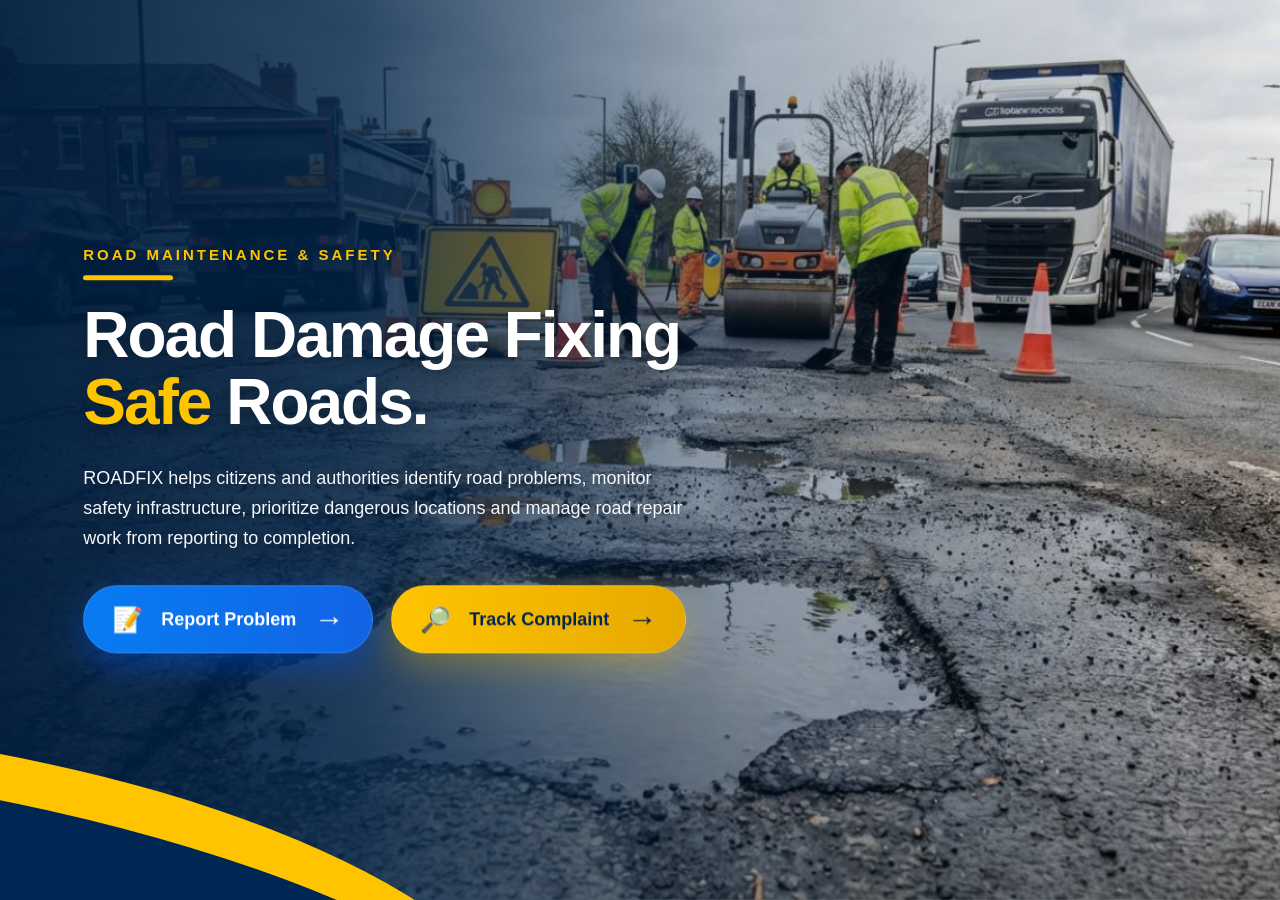
<file: frontend/index.html>
<!DOCTYPE html>
<html lang="en">

<head>

    <meta charset="UTF-8">

    <meta name="viewport"
        content="width=device-width, initial-scale=1.0">

    <title>ROADFIX</title>


    <style>

        /* =========================
           RESET
        ========================= */

        * {
            margin: 0;
            padding: 0;
            box-sizing: border-box;
        }


        html,
        body {

            width: 100%;
            height: 100%;

            font-family:
                Arial,
                Helvetica,
                sans-serif;
        }


        body {

            overflow: hidden;

            background: #001d3d;
        }


     
/* =========================
   MAIN PAGE WITH RS.jpeg BACKGROUND
========================= */

.roadfix-page {
    width: 100%;
    height: 100vh;
    position: relative;
    overflow: hidden;
    color: white;

    background-image:
        linear-gradient(
            90deg,
            rgba(0, 29, 61, 0.95) 0%,
            rgba(0, 35, 72, 0.82) 28%,
            rgba(0, 35, 72, 0.35) 58%,
            rgba(0, 0, 0, 0.05) 100%
        ),
        url("RS.jpeg");

    background-size: cover;
    background-position: center;
    background-repeat: no-repeat;
}



        /* =========================
           EXTRA DARK OVERLAY
        ========================= */

        .overlay {

            position: absolute;

            inset: 0;

            background:

                    180deg,
                    rgba(0, 20, 45, 0.15),
                    rgba(0, 20, 45, 0.05) 60%,
                    rgba(0, 15, 35, 0.45)
                );

            pointer-events: none;
        }


        /* =========================
           MAIN CONTENT
        ========================= */

        .content {

            position: absolute;

            left: 6.5%;

            top: 50%;

            transform:
                translateY(-50%);

            width: 650px;

            max-width: 48%;

            z-index: 5;
        }


        /* =========================
           SMALL TITLE
        ========================= */

        .small-title {

            display: inline-block;

            font-size: 15px;

            font-weight: 700;

            letter-spacing: 3px;

            color: #ffc400;

            margin-bottom: 22px;

            text-transform: uppercase;
        }


        .small-title::after {

            content: "";

            display: block;

            width: 90px;

            height: 5px;

            background: #ffc400;

            margin-top: 12px;

            border-radius: 10px;
        }


        /* =========================
           MAIN HEADING
        ========================= */

        h1 {

            font-size: 64px;

            line-height: 1.05;

            font-weight: 800;

            letter-spacing: -2px;

            margin-bottom: 28px;

            text-shadow:

                0 4px 20px
                rgba(0, 0, 0, 0.35);
        }


        .yellow {

            color: #ffc400;
        }


        /* =========================
           DESCRIPTION
        ========================= */

        .description {

            font-size: 18px;

            line-height: 1.65;

            color: #f4f7fb;

            max-width: 600px;

            margin-bottom: 32px;

            text-shadow:

                0 2px 10px
                rgba(0, 0, 0, 0.35);
        }


        /* =========================
           BUTTON CONTAINER
        ========================= */

        .button-container {

            display: flex;

            align-items: center;

            gap: 18px;

            flex-wrap: wrap;
        }


        /* =========================
           COMMON BUTTON
        ========================= */

        .report-button,
        .track-button {

            border: none;

            outline: none;

            padding: 18px 28px;

            min-width: 270px;

            border-radius: 45px;

            color: white;

            font-size: 18px;

            font-weight: 700;

            cursor: pointer;

            display: inline-flex;

            align-items: center;

            justify-content: space-between;

            gap: 18px;

            transition:
                transform 0.3s ease,
                box-shadow 0.3s ease;
        }


        /* =========================
           REPORT BUTTON
        ========================= */

        .report-button {

            background:

                linear-gradient(
                    90deg,
                    #087cf2,
                    #1264e5
                );

            box-shadow:

                0 12px 35px
                rgba(0, 91, 255, 0.40);
        }


        .report-button:hover {

            transform:
                translateY(-4px);

            box-shadow:

                0 18px 40px
                rgba(0, 91, 255, 0.55);
        }


        /* =========================
           TRACK BUTTON
        ========================= */

        .track-button {

            background:

                linear-gradient(
                    90deg,
                    #ffc400,
                    #e6a900
                );

            color: #002653;

            box-shadow:

                0 12px 35px
                rgba(255, 196, 0, 0.30);
        }


        .track-button:hover {

            transform:
                translateY(-4px);

            box-shadow:

                0 18px 40px
                rgba(255, 196, 0, 0.45);
        }


        /* =========================
           BUTTON CONTENT
        ========================= */

        .report-icon,
        .track-icon {

            font-size: 25px;
        }


        .button-text {

            flex: 1;

            text-align: left;
        }


        .arrow {

            font-size: 30px;

            line-height: 1;
        }


        /* =========================
           BOTTOM CURVES
        ========================= */

        .curve-yellow {

            position: absolute;

            left: -100px;

            bottom: -115px;

            width: 650px;

            height: 230px;

            background: #ffc400;

            border-radius:
                0 100% 0 0;

            transform:
                rotate(8deg);

            z-index: 2;
        }


        .curve-blue {

            position: absolute;

            left: -120px;

            bottom: -145px;

            width: 700px;

            height: 240px;

            background: #087cf2;

            border-radius:
                0 100% 0 0;

            transform:
                rotate(8deg);

            z-index: 1;
        }


        .curve-dark {

            position: absolute;

            left: -150px;

            bottom: -180px;

            width: 760px;

            height: 250px;

            background: #002653;

            border-radius:
                0 100% 0 0;

            transform:
                rotate(8deg);

            z-index: 3;
        }


        /* =========================
           TABLET
        ========================= */

        @media (max-width: 1100px) {

            .content {

                left: 5%;

                width: 600px;

                max-width: 85%;
            }


            h1 {

                font-size: 50px;
            }


            .button-container {

                gap: 12px;
            }


            .report-button,
            .track-button {

                min-width: 240px;
            }
        }


        /* =========================
           MOBILE
        ========================= */

        @media (max-width: 600px) {

            body {

                overflow: auto;
            }


            .roadfix-page {

                min-height: 100vh;

                height: auto;

                background-position:
                    65% center;
            }


            .content {

                position: relative;

                left: auto;

                top: auto;

                transform: none;

                width: auto;

                max-width: none;

                padding:
                    120px 25px
                    180px 25px;
            }


            .small-title {

                font-size: 12px;

                letter-spacing: 2px;
            }


            h1 {

                font-size: 42px;

                line-height: 1.08;

                letter-spacing: -1px;
            }


            .description {

                font-size: 15px;

                line-height: 1.6;
            }


            .button-container {

                flex-direction: column;

                align-items: stretch;

                width: 100%;
            }


            .report-button,
            .track-button {

                width: 100%;

                min-width: 0;

                font-size: 16px;

                padding: 16px 22px;
            }


            .curve-yellow {

                width: 400px;

                height: 150px;

                left: -120px;

                bottom: -90px;
            }


            .curve-blue {

                width: 450px;

                height: 160px;

                left: -130px;

                bottom: -110px;
            }


            .curve-dark {

                width: 500px;

                height: 170px;

                left: -150px;

                bottom: -130px;
            }
        }

    </style>

    <link rel="stylesheet" href="css/roadfix-modern.css">

</head>


<body>


    <div class="roadfix-page">


        <!-- DARK OVERLAY -->

        <div class="overlay"></div>


        <!-- MAIN CONTENT -->

        <div class="content">


            <div class="small-title">

                ROAD MAINTENANCE &amp; SAFETY

            </div>


            <h1>

                Road Damage Fixing<br>

                <span class="yellow">
                    Safe
                </span>

                Roads.

            </h1>


            <p class="description">

                ROADFIX helps citizens and authorities identify
                road problems, monitor safety infrastructure,
                prioritize dangerous locations and manage
                road repair work from reporting to completion.

            </p>


            <!-- BUTTONS -->

            <div class="button-container">


                <!-- REPORT PROBLEM -->

                <button
                    class="report-button"
                    onclick="window.location.href='declaration.html'">

                    <span class="report-icon">
                        📝
                    </span>


                    <span class="button-text">
                        Report Problem
                    </span>


                    <span class="arrow">
                        → 
                    </span>

                </button>


                <!-- TRACK COMPLAINT -->

                <button
                    class="track-button"
                    onclick="window.location.href='track.html'">

                    <span class="track-icon">
                        🔎
                    </span>


                    <span class="button-text">
                        Track Complaint
                    </span>


                    <span class="arrow">
                        → 
                    </span>

                </button>


            </div>


        </div>


        <!-- BOTTOM DECORATION -->

        <div class="curve-blue"></div>

        <div class="curve-yellow"></div>

        <div class="curve-dark"></div>


    </div>


</body>

</html>
</file>
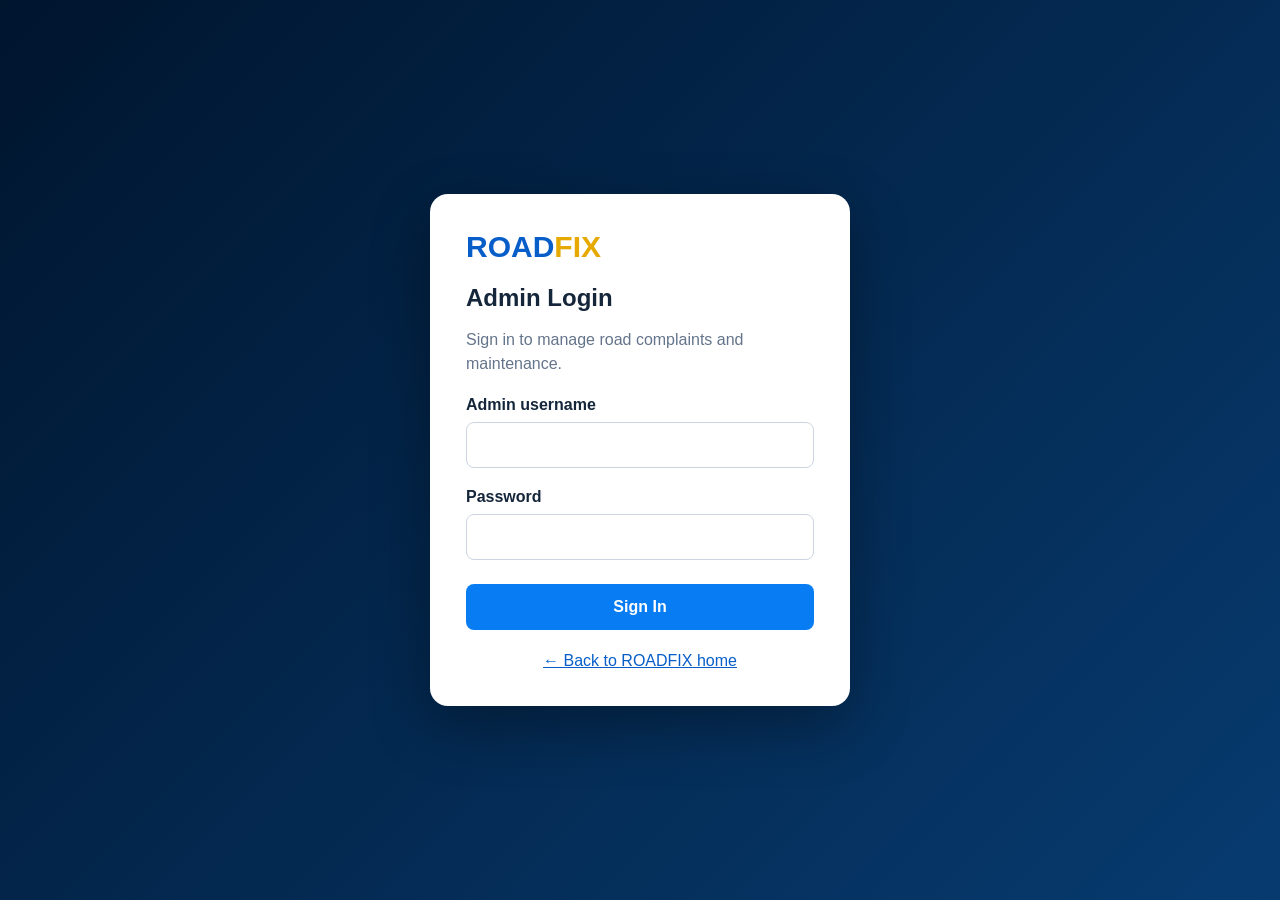
<file: frontend/admin-login.html>
<!DOCTYPE html>
<html lang="en">
<head>
  <meta charset="UTF-8">
  <meta name="viewport" content="width=device-width, initial-scale=1.0">
  <title>ROADFIX | Admin Login</title>
  <style>
    * { box-sizing: border-box; }
    body {
      margin: 0; min-height: 100vh; display: grid;
      place-items: center; padding: 20px;
      font-family: Arial, sans-serif; color: #fff;
      background: linear-gradient(135deg, #00152e, #073b70);
    }
    .login-card {
      width: 100%; max-width: 420px; padding: 36px;
      border-radius: 18px; background: #fff; color: #15263b;
      box-shadow: 0 20px 60px #0005;
    }
    .brand { color: #075ec9; font-size: 30px; font-weight: 800; }
    .accent { color: #e5a900; }
    h2 { margin-bottom: 8px; }
    .hint { color: #64748b; line-height: 1.5; }
    label { display: block; margin: 20px 0 8px; font-weight: 700; }
    input {
      width: 100%; padding: 13px; border: 1px solid #cbd5e1;
      border-radius: 8px; font-size: 16px;
    }
    button {
      width: 100%; margin-top: 24px; padding: 14px;
      border: 0; border-radius: 8px; background: #087cf2;
      color: white; font-size: 16px; font-weight: 700; cursor: pointer;
    }
    button:disabled { opacity: .65; cursor: wait; }
    #message { margin-top: 16px; line-height: 1.5; overflow-wrap: anywhere; }
    .back { display: block; margin-top: 22px; text-align: center; color: #075ec9; }
  </style>
</head>
<body>
  <main class="login-card">
    <div class="brand">ROAD<span class="accent">FIX</span></div>
    <h2>Admin Login</h2>
    <p class="hint">Sign in to manage road complaints and maintenance.</p>

    <form id="loginForm">
      <label for="username">Admin username</label>
      <input id="username" name="username" autocomplete="username" required>

      <label for="password">Password</label>
      <input id="password" name="password" type="password"
             autocomplete="current-password" required>

      <button id="loginButton" type="submit">Sign In</button>
      <p id="message" role="status"></p>
    </form>

    <a class="back" href="index.html">← Back to ROADFIX home</a>
  </main>

  <script>
    const API = "http://127.0.0.1:8000";
    const form = document.getElementById("loginForm");
    const message = document.getElementById("message");
    const button = document.getElementById("loginButton");

    form.addEventListener("submit", async (event) => {
      event.preventDefault();
      message.textContent = "";
      button.disabled = true;

      try {
        const body = new URLSearchParams();
        body.set("username", document.getElementById("username").value.trim());
        body.set("password", document.getElementById("password").value);

        const response = await fetch(`${API}/api/auth/login`, {
          method: "POST",
          headers: {
            "Content-Type": "application/x-www-form-urlencoded"
          },
          body: body.toString()
        });

        const data = await response.json();
        if (!response.ok) {
          throw new Error(data.detail || "Login failed.");
        }

        sessionStorage.setItem("roadfix_admin_token", data.access_token);
        window.location.href = "admin_dashboard.html";
      } catch (error) {
        message.textContent =
          error.message === "Failed to fetch"
            ? "Cannot connect to the backend. Make sure FastAPI is running."
            : error.message;
        message.style.color = "#b91c1c";
      } finally {
        button.disabled = false;
      }
    });
  </script>
</body>
</html>
</file>
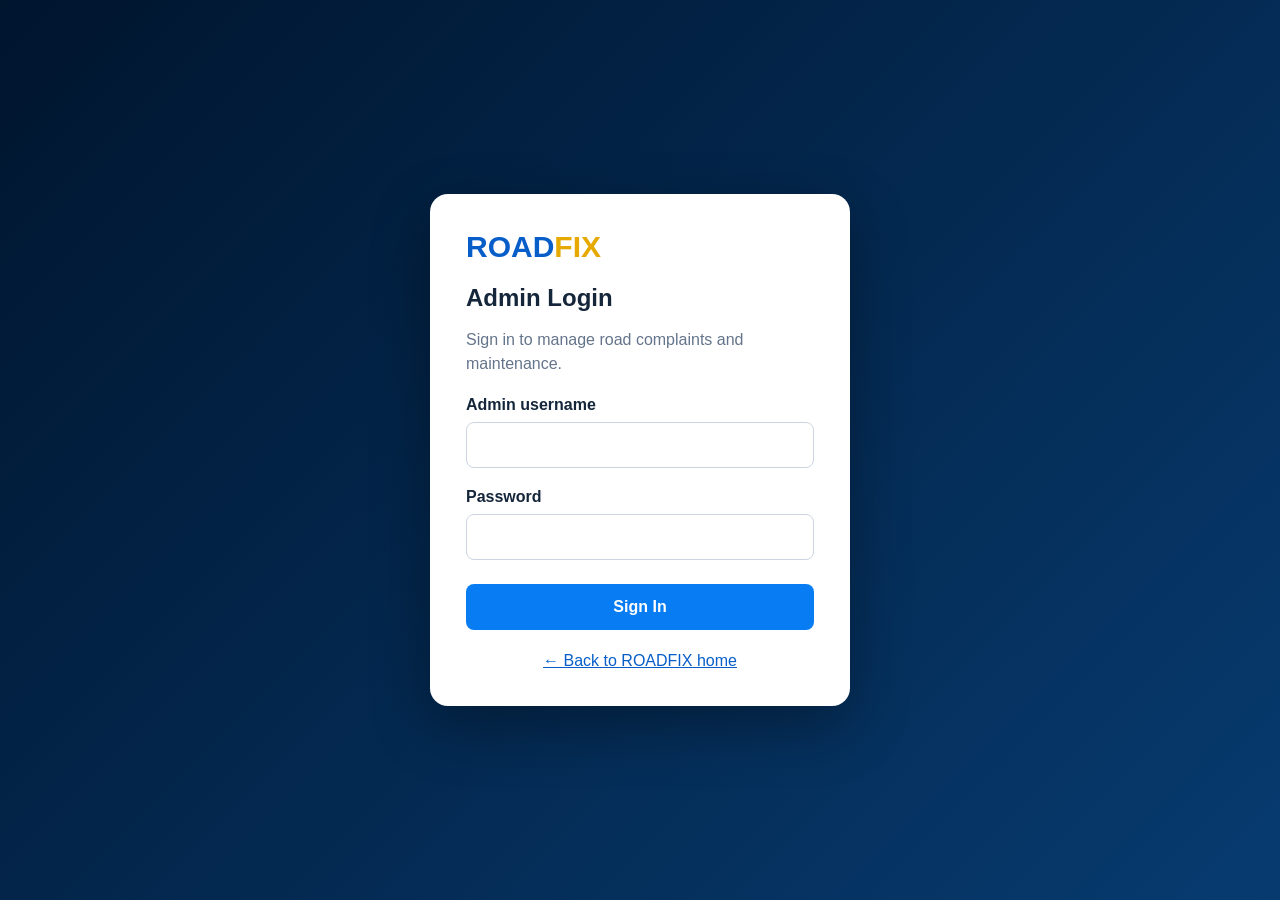
<file: frontend/admin_dashboard.html>
<!DOCTYPE html>
<html lang="en">
<head>
  <meta charset="UTF-8">
  <meta name="viewport" content="width=device-width, initial-scale=1.0">
  <title>ROADFIX | Admin Dashboard</title>
  <style>
    * { box-sizing: border-box; }
    body {
      margin: 0; font-family: Arial, sans-serif;
      background: #f1f5f9; color: #172b45;
    }
    header {
      background: #001d3d; color: white; padding: 20px 5%;
      display: flex; justify-content: space-between;
      align-items: center; gap: 16px; flex-wrap: wrap;
    }
    header h1 { margin: 0; font-size: 25px; }
    header span { color: #ffc400; }
    button, select { font: inherit; }
    .logout {
      padding: 10px 15px; border: 0; border-radius: 7px;
      cursor: pointer; font-weight: 700;
    }
    main { max-width: 1400px; margin: auto; padding: 28px 20px; }
    .intro { display: flex; justify-content: space-between; gap: 12px; flex-wrap: wrap; }
    .intro h2 { margin: 0 0 8px; }
    .muted { color: #64748b; }
    .summary {
      margin: 22px 0; display: grid;
      grid-template-columns: repeat(auto-fit, minmax(150px, 1fr)); gap: 14px;
    }
    .card {
      background: white; padding: 20px; border-radius: 12px;
      box-shadow: 0 3px 12px #0f172a0c;
    }
    .number { font-size: 28px; font-weight: 800; margin-top: 8px; }
    .table-wrap {
      overflow-x: auto; background: white; border-radius: 12px;
      box-shadow: 0 3px 12px #0f172a0c;
    }
    table { width: 100%; border-collapse: collapse; min-width: 1050px; }
    th, td {
      text-align: left; padding: 14px 12px;
      border-bottom: 1px solid #e2e8f0; vertical-align: top;
    }
    th { background: #eaf0f7; font-size: 13px; }
    td { font-size: 14px; }
    .priority { font-weight: 800; }
    .high, .critical { color: #b91c1c; }
    .medium { color: #b45309; }
    .low { color: #15803d; }
    select { padding: 8px; border: 1px solid #cbd5e1; border-radius: 6px; }
    .update {
      display: block; margin-top: 8px; padding: 8px 10px;
      background: #087cf2; color: white; border: 0;
      border-radius: 6px; cursor: pointer;
    }
    .update:disabled { opacity: .6; }
    #notice { margin: 18px 0; line-height: 1.5; }
    .refresh {
      padding: 10px 14px; background: #087cf2; color: white;
      border: 0; border-radius: 7px; cursor: pointer;
    }
    @media (max-width: 600px) {
      main { padding: 20px 12px; }
      header { padding: 18px; }
    }
  </style>
</head>
<body>
  <header>
    <h1>ROAD<span>FIX</span> | Admin</h1>
    <button class="logout" id="logoutButton">Log Out</button>
  </header>

  <main>
    <section class="intro">
      <div>
        <h2>Complaint Management</h2>
        <p class="muted">Review citizen reports and maintenance priorities.</p>
      </div>
      <button class="refresh" id="refreshButton">Refresh Complaints</button>
    </section>

    <p id="notice" role="status">Loading complaints...</p>

    <section class="summary">
      <div class="card">
        <div class="muted">Total complaints</div>
        <div class="number" id="totalCount">—</div>
      </div>
      <div class="card">
        <div class="muted">Submitted</div>
        <div class="number" id="submittedCount">—</div>
      </div>
      <div class="card">
        <div class="muted">In progress</div>
        <div class="number" id="progressCount">—</div>
      </div>
      <div class="card">
        <div class="muted">Completed</div>
        <div class="number" id="completedCount">—</div>
      </div>
    </section>

    <div class="table-wrap">
      <table>
        <thead>
          <tr>
            <th>Tracking ID / Date</th>
            <th>Citizen</th>
            <th>Problem / Description</th>
            <th>Location</th>
            <th>Priority</th>
            <th>Status</th>
            <th>Admin action</th>
          </tr>
        </thead>
        <tbody id="complaintRows">
          <tr><td colspan="7">Loading...</td></tr>
        </tbody>
      </table>
    </div>
  </main>

  <script>
    const API = "http://127.0.0.1:8000";
    const tokenKey = "roadfix_admin_token";
    const token = sessionStorage.getItem(tokenKey);
    const notice = document.getElementById("notice");
    const rows = document.getElementById("complaintRows");

    if (!token) {
      window.location.replace("admin-login.html");
    }

    function escapeHtml(value) {
      return String(value ?? "").replace(/[&<>"']/g, char => ({
        "&": "&amp;", "<": "&lt;", ">": "&gt;",
        '"': "&quot;", "'": "&#39;"
      })[char]);
    }

    function authHeaders() {
      return { "Authorization": `Bearer ${token}` };
    }

    function dateText(value) {
      if (!value) return "—";
      const date = new Date(value);
      return Number.isNaN(date.getTime()) ? escapeHtml(value) :
        escapeHtml(date.toLocaleString());
    }

    function statusOptions(current) {
      const statuses = ["Submitted", "Assigned", "In Progress", "Completed"];
      return statuses.map(status =>
        `<option value="${status}" ${status.toLowerCase() === String(current || "").toLowerCase() ? "selected" : ""}>${status}</option>`
      ).join("");
    }

    async function loadComplaints() {
      notice.textContent = "Loading complaints...";
      rows.innerHTML = `<tr><td colspan="7">Loading...</td></tr>`;

      try {
        const response = await fetch(`${API}/api/complaints/`, {
          headers: authHeaders()
        });

        if (response.status === 401 || response.status === 403) {
          sessionStorage.removeItem(tokenKey);
          window.location.replace("admin-login.html");
          return;
        }
        if (!response.ok) throw new Error(`Could not load complaints (HTTP ${response.status}).`);

        const complaints = await response.json();

        document.getElementById("totalCount").textContent = complaints.length;
        document.getElementById("submittedCount").textContent =
          complaints.filter(c => (c.status || "").toLowerCase() === "submitted").length;
        document.getElementById("progressCount").textContent =
          complaints.filter(c => (c.status || "").toLowerCase() === "in progress").length;
        document.getElementById("completedCount").textContent =
          complaints.filter(c => (c.status || "").toLowerCase() === "completed").length;

        if (!complaints.length) {
          rows.innerHTML = `<tr><td colspan="7">No complaints found.</td></tr>`;
        } else {
          rows.innerHTML = complaints.map(c => {
            const priority = String(c.priority || "Unknown").toLowerCase();
            return `
              <tr>
                <td>
                  <strong>${escapeHtml(c.tracking_id)}</strong><br>
                  <span class="muted">${dateText(c.created_at)}</span>
                </td>
                <td>
                  ${escapeHtml(c.name)}<br>
                  <span class="muted">${escapeHtml(c.phone)}</span>
                </td>
                <td>
                  <strong>${escapeHtml(c.problem_type)}</strong><br>
                  ${escapeHtml(c.description)}<br>
                  <span class="muted">Severity: ${escapeHtml(c.severity)}</span>
                </td>
                <td>
                  ${escapeHtml(c.latitude)}, ${escapeHtml(c.longitude)}<br>
                  <span class="muted">Traffic: ${escapeHtml(c.traffic_level)}</span><br>
                  School zone: ${c.school_zone ? "Yes" : "No"}
                </td>
                <td>
                  <span class="priority ${escapeHtml(priority)}">${escapeHtml(c.priority)}</span><br>
                  Score: ${escapeHtml(c.priority_score)}
                </td>
                <td>${escapeHtml(c.status)}</td>
                
<td>
  <select id="status-${Number(c.id)}" aria-label="New status for ${escapeHtml(c.tracking_id)}">
    ${statusOptions(c.status)}
  </select>

  <button class="update" data-id="${Number(c.id)}"
    data-tracking="${escapeHtml(c.tracking_id)}">Update</button>

  <div class="photo-upload" style="margin-top:12px;">
    <input
      type="file"
      class="after-photo-input"
      accept="image/jpeg,image/png,image/webp"
      aria-label="Choose after-repair photo for ${escapeHtml(c.tracking_id)}"
    />

    <button
      type="button"
      class="upload-after-photo-btn update"
      data-tracking-id="${escapeHtml(c.tracking_id)}">
      Upload After Photo
    </button>

    <span class="photo-upload-message" aria-live="polite"></span>
  </div>
</td>
              </tr>`;
          }).join("");
        }

        notice.textContent = `Loaded ${complaints.length} complaint(s).`;
        notice.style.color = "#166534";
      } catch (error) {
        notice.textContent = error.message === "Failed to fetch"
          ? "Cannot connect to the backend. Start FastAPI and check its address."
          : error.message;
        notice.style.color = "#b91c1c";
        rows.innerHTML = `<tr><td colspan="7">Unable to load complaints.</td></tr>`;
      }
    }

    rows.addEventListener("click", async event => {
      const button = event.target.closest("button[data-tracking]");
      if (!button) return;

      const trackingId = button.dataset.tracking;
      const select = document.getElementById(`status-${button.dataset.id}`);
      
const newStatus = select.value;
// Prevent unnecessary requests if the status is already current.
const row = button.closest("tr");
const displayedStatus = row?.querySelector("td:nth-child(6)")?.textContent.trim();

if (newStatus === displayedStatus) {
  notice.textContent = `Complaint ${trackingId} is already ${newStatus}.`;
  notice.style.color = "#64748b";
  return;
}

if (newStatus === "Submitted") {
  notice.textContent =
    "Submitted is the initial status. Choose Assigned or In Progress.";
  notice.style.color = "#b45309";
  return;
}

// Completion must go through the verified work-order workflow.
if (newStatus === "Completed") {
  notice.textContent =
    `To complete ${trackingId}, finish its work order and record an approved verification first. Then refresh the complaints list.`;
  notice.style.color = "#b45309";
  return;
}

button.disabled = true;
      notice.textContent = `Updating ${trackingId}...`;

      try {
        const response = await fetch(
          `${API}/api/complaints/${encodeURIComponent(trackingId)}/status`,
          {
            method: "PATCH",
            headers: {
              ...authHeaders(),
              "Content-Type": "application/json"
            },
            body: JSON.stringify({ status: newStatus })
          }
        );

        const data = await response.json();
        if (response.status === 401 || response.status === 403) {
          sessionStorage.removeItem(tokenKey);
          window.location.replace("admin-login.html");
          return;
        }
        if (!response.ok) throw new Error(data.detail || "Status update failed.");

        notice.textContent = `Complaint ${trackingId} updated to ${data.status}.`;
        notice.style.color = "#166534";
        await loadComplaints();
      } catch (error) {
        notice.textContent = error.message;
        notice.style.color = "#b91c1c";
      } finally {
        button.disabled = false;
      }
    });

rows.addEventListener("click", async event => {
  const uploadButton = event.target.closest(".upload-after-photo-btn");
  if (!uploadButton) return;

  const container = uploadButton.closest(".photo-upload");
  const input = container.querySelector(".after-photo-input");
  const message = container.querySelector(".photo-upload-message");
  const file = input.files[0];

  if (!file) {
    message.textContent = "Choose a photo first.";
    message.style.color = "#b91c1c";
    return;
  }

  const trackingId = uploadButton.dataset.trackingId;
  const formData = new FormData();

  // The backend endpoint must expect the field name "file".
  formData.append("file", file);

  uploadButton.disabled = true;
  message.textContent = "Uploading...";
  message.style.color = "#64748b";

  try {
    const response = await fetch(
      `${API}/api/complaints/${encodeURIComponent(trackingId)}/after-photo`,
      {
        method: "POST",
        headers: authHeaders(),
        body: formData
      }
    );

    const data = await response.json().catch(() => ({}));

    if (response.status === 401 || response.status === 403) {
      sessionStorage.removeItem(tokenKey);
      window.location.replace("admin-login.html");
      return;
    }

    if (!response.ok) {
      throw new Error(data.detail || `Upload failed (HTTP ${response.status}).`);
    }

    message.textContent = "After-repair photo uploaded successfully.";
    message.style.color = "#166534";
    input.value = "";
  } catch (error) {
    message.textContent = error.message || "Photo upload failed.";
    message.style.color = "#b91c1c";
  } finally {
    uploadButton.disabled = false;
  }
});
    document.getElementById("refreshButton").addEventListener("click", loadComplaints);

    document.getElementById("logoutButton").addEventListener("click", () => {
      sessionStorage.removeItem(tokenKey);
      window.location.replace("admin-login.html");
    });

    if (token) loadComplaints();
  </script>
</body>
</html>
</file>
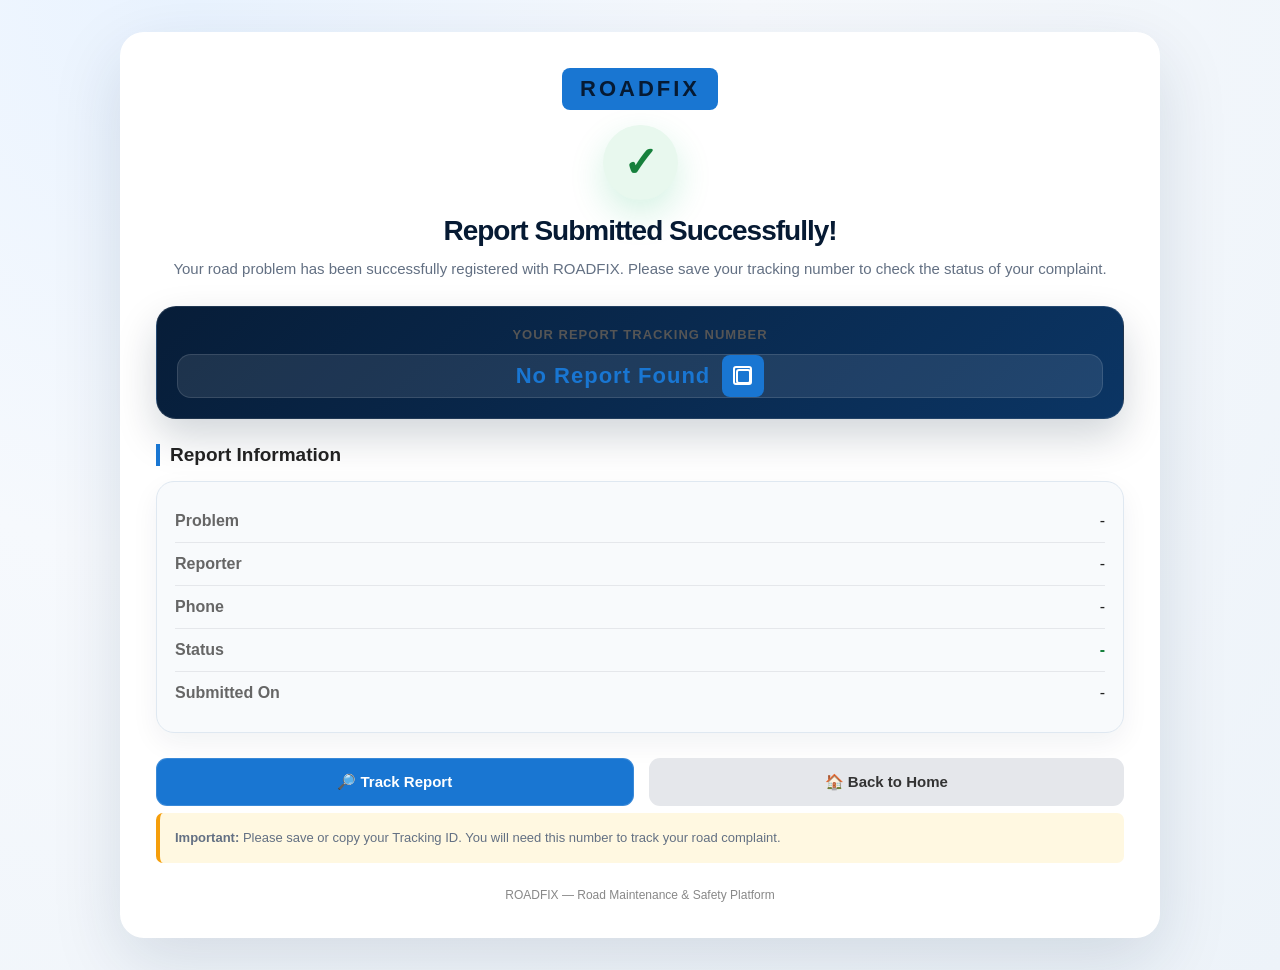
<file: frontend/confirmation.html>
<!DOCTYPE html>
<html lang="en">

<head>

    <meta charset="UTF-8">

    <meta name="viewport"
          content="width=device-width, initial-scale=1.0">

    <title>ROADFIX - Report Submitted</title>


    <style>

        * {
            box-sizing: border-box;
            margin: 0;
            padding: 0;
        }


        body {

            font-family: Arial, Helvetica, sans-serif;

            background: linear-gradient(
                135deg,
                #eaf4ff,
                #ffffff
            );

            min-height: 100vh;

            display: flex;

            justify-content: center;

            align-items: center;

            padding: 25px;

            color: #333;
        }


        .container {

            width: 100%;

            max-width: 750px;

            background: white;

            border-radius: 20px;

            padding: 35px;

            box-shadow:
                0 10px 35px rgba(0, 0, 0, 0.12);
        }



        /* =========================
           HEADER
        ========================= */

        .header {

            text-align: center;

            margin-bottom: 25px;
        }


        .logo {

            display: inline-block;

            background: #1976d2;

            color: white;

            padding: 8px 18px;

            border-radius: 8px;

            font-size: 22px;

            font-weight: bold;

            letter-spacing: 2px;

            margin-bottom: 15px;
        }


        .success-icon {

            width: 75px;

            height: 75px;

            margin: 0 auto 15px;

            border-radius: 50%;

            background: #e8f8ee;

            color: #16803c;

            display: flex;

            align-items: center;

            justify-content: center;

            font-size: 42px;

            font-weight: bold;
        }


        h1 {

            color: #16803c;

            font-size: 28px;

            margin-bottom: 10px;
        }


        .subtitle {

            color: #666;

            font-size: 15px;

            line-height: 1.6;
        }



        /* =========================
           TRACKING BOX
        ========================= */

        .tracking-box {

            text-align: center;

            background: #f0f7ff;

            border: 2px dashed #1976d2;

            border-radius: 12px;

            padding: 20px;

            margin: 25px 0;
        }


        .tracking-title {

            color: #555;

            font-size: 13px;

            font-weight: bold;

            margin-bottom: 12px;

            letter-spacing: 1px;
        }


        .tracking-number-row {

            display: flex;

            justify-content: center;

            align-items: center;

            gap: 12px;

            flex-wrap: wrap;
        }


        #trackingNumber {

            color: #1976d2;

            font-size: 22px;

            font-weight: bold;

            letter-spacing: 1px;

            word-break: break-word;
        }



        /* =========================
           COPY BUTTON
        ========================= */

        .copy-button {

            border: none;

            background: #1976d2;

            width: 42px;

            height: 42px;

            border-radius: 8px;

            cursor: pointer;

            display: flex;

            align-items: center;

            justify-content: center;

            position: relative;

            transition: 0.2s;
        }


        .copy-button:hover {

            background: #125da8;

            transform: scale(1.05);
        }


        .copy-button:active {

            transform: scale(0.95);
        }



        /* =========================
           OVERLAPPING COPY ICON
        ========================= */

        .copy-icon {

            width: 15px;

            height: 15px;

            border: 2px solid white;

            border-radius: 3px;

            position: relative;
        }


        .copy-icon::before {

            content: "";

            position: absolute;

            width: 15px;

            height: 15px;

            border: 2px solid white;

            border-radius: 3px;

            left: -5px;

            top: -5px;

            background: transparent;
        }


        /* =========================
           COPIED MESSAGE
        ========================= */

        .copy-message {

            display: none;

            color: #16803c;

            font-size: 13px;

            font-weight: bold;

            margin-top: 8px;
        }



        /* =========================
           INFORMATION
        ========================= */

        .section-title {

            font-size: 19px;

            color: #222;

            margin-bottom: 15px;

            border-left: 4px solid #1976d2;

            padding-left: 10px;
        }


        .info-card {

            background: #f8fafc;

            border-radius: 12px;

            padding: 18px;

            margin-bottom: 25px;
        }


        .info-row {

            display: flex;

            justify-content: space-between;

            gap: 20px;

            padding: 12px 0;

            border-bottom: 1px solid #e5e7eb;
        }


        .info-row:last-child {

            border-bottom: none;
        }


        .info-label {

            color: #666;

            font-weight: bold;
        }


        .info-value {

            color: #222;

            text-align: right;

            word-break: break-word;
        }


        .status {

            color: #16803c;

            font-weight: bold;
        }



        /* =========================
           BUTTONS
        ========================= */

        .button-container {

            display: flex;

            gap: 15px;

            margin-top: 25px;
        }


        .button {

            flex: 1;

            border: none;

            padding: 14px 20px;

            border-radius: 9px;

            font-size: 15px;

            font-weight: bold;

            cursor: pointer;

            transition: 0.2s;
        }


        .track-button {

            background: #1976d2;

            color: white;
        }


        .track-button:hover {

            background: #125da8;
        }


        .home-button {

            background: #e5e7eb;

            color: #333;
        }


        .home-button:hover {

            background: #d1d5db;
        }



        /* =========================
           NOTE
        ========================= */

        .note {

            margin-top: 25px;

            padding: 15px;

            background: #fff8e1;

            border-left: 4px solid #f59e0b;

            border-radius: 7px;

            color: #665000;

            font-size: 14px;

            line-height: 1.5;
        }



        /* =========================
           FOOTER
        ========================= */

        .footer {

            text-align: center;

            color: #888;

            font-size: 12px;

            margin-top: 25px;
        }



        /* =========================
           MOBILE
        ========================= */

        @media (max-width: 600px) {

            body {

                padding: 15px;
            }


            .container {

                padding: 25px 18px;
            }


            h1 {

                font-size: 23px;
            }


            #trackingNumber {

                font-size: 18px;
            }


            .info-row {

                flex-direction: column;

                gap: 5px;
            }


            .info-value {

                text-align: left;
            }


            .button-container {

                flex-direction: column;
            }

        }

    </style>

<link rel="stylesheet" href="css/roadfix-modern.css">
</head>


<body>


<div class="container">


    <!-- =========================
         HEADER
    ========================== -->

    <div class="header">


        <div class="logo">

            ROADFIX

        </div>


        <div class="success-icon">

            ✓

        </div>


        <h1>

            Report Submitted Successfully!

        </h1>


        <p class="subtitle">

            Your road problem has been successfully
            registered with ROADFIX.

            Please save your tracking number
            to check the status of your complaint.

        </p>


    </div>



    <!-- =========================
         TRACKING NUMBER
    ========================== -->

    <div class="tracking-box">


        <div class="tracking-title">

            YOUR REPORT TRACKING NUMBER

        </div>


        <div class="tracking-number-row">


            <span id="trackingNumber">

                Loading...

            </span>


            <!-- COPY BUTTON -->

            <button
                type="button"
                class="copy-button"
                onclick="copyTrackingNumber()"
                title="Copy Tracking ID"
                aria-label="Copy Tracking ID">

                <span class="copy-icon"></span>

            </button>


        </div>


        <!-- COPIED MESSAGE -->

        <span
            id="copyMessage"
            class="copy-message">

            ✓ Tracking ID Copied!

        </span>


    </div>



    <!-- =========================
         REPORT INFORMATION
    ========================== -->

    <h2 class="section-title">

        Report Information

    </h2>


    <div class="info-card">


        <!-- PROBLEM -->

        <div class="info-row">

            <span class="info-label">

                Problem

            </span>


            <span
                class="info-value"
                id="problem">

                -

            </span>

        </div>



        <!-- REPORTER -->

        <div class="info-row">

            <span class="info-label">

                Reporter

            </span>


            <span
                class="info-value"
                id="reporterName">

                -

            </span>

        </div>



        <!-- PHONE -->

        <div class="info-row">

            <span class="info-label">

                Phone

            </span>


            <span
                class="info-value"
                id="phoneNumber">

                -

            </span>

        </div>



        <!-- STATUS -->

        <div class="info-row">

            <span class="info-label">

                Status

            </span>


            <span
                class="info-value status"
                id="status">

                Submitted

            </span>

        </div>



        <!-- SUBMITTED DATE -->

        <div class="info-row">

            <span class="info-label">

                Submitted On

            </span>


            <span
                class="info-value"
                id="submittedAt">

                -

            </span>

        </div>


    </div>



    <!-- =========================
         BUTTONS
    ========================== -->

    <div class="button-container">


        <button
            class="button track-button"
            onclick="trackReport()">

            🔎 Track Report

        </button>


        <button
            class="button home-button"
            onclick="goHome()">

            🏠 Back to Home

        </button>


    </div>



    <!-- =========================
         NOTE
    ========================== -->

    <div class="note">

        <strong>Important:</strong>

        Please save or copy your Tracking ID.

        You will need this number to track
        your road complaint.

    </div>



    <!-- =========================
         FOOTER
    ========================== -->

    <div class="footer">

        ROADFIX — Road Maintenance & Safety Platform

    </div>


</div>



<script>


    /* =========================================
       LOAD SAVED REPORT
    ========================================== */


    const savedReport =
        localStorage.getItem("roadfixReport");


    if (savedReport) {


        try {


            const report =
                JSON.parse(savedReport);


            document.getElementById(
                "trackingNumber"
            ).innerText =
                report.trackingNumber || "-";


            document.getElementById(
                "problem"
            ).innerText =
                report.problem || "-";


            document.getElementById(
                "reporterName"
            ).innerText =
                report.reporterName || "-";


            document.getElementById(
                "phoneNumber"
            ).innerText =
                report.phoneNumber || "-";


            document.getElementById(
                "status"
            ).innerText =
                report.status || "Submitted";


            document.getElementById(
                "submittedAt"
            ).innerText =
                report.submittedAt || "-";


        }


        catch (error) {


            console.error(
                "Unable to read report:",
                error
            );


            showNoReport();


        }


    }


    else {


        showNoReport();


    }



    /* =========================================
       SHOW NO REPORT
    ========================================== */


    function showNoReport() {


        document.getElementById(
            "trackingNumber"
        ).innerText =
            "No Report Found";


        document.getElementById(
            "problem"
        ).innerText =
            "-";


        document.getElementById(
            "reporterName"
        ).innerText =
            "-";


        document.getElementById(
            "phoneNumber"
        ).innerText =
            "-";


        document.getElementById(
            "status"
        ).innerText =
            "-";


        document.getElementById(
            "submittedAt"
        ).innerText =
            "-";


    }



    /* =========================================
       COPY TRACKING NUMBER
    ========================================== */


    function copyTrackingNumber() {


        const trackingNumber =

            document
                .getElementById("trackingNumber")
                .innerText
                .trim();



        /* CHECK VALID TRACKING ID */

        if (

            trackingNumber === "" ||

            trackingNumber === "Loading..." ||

            trackingNumber === "No Report Found"

        ) {


            alert(
                "No valid Tracking ID available."
            );


            return;

        }



        /* =====================================
           MODERN COPY METHOD
        ====================================== */


        if (navigator.clipboard) {


            navigator.clipboard.writeText(
                trackingNumber
            )


            .then(function() {


                showCopiedMessage();


            })


            .catch(function() {


                fallbackCopy(
                    trackingNumber
                );


            });


        }


        else {


            fallbackCopy(
                trackingNumber
            );


        }


    }



    /* =========================================
       FALLBACK COPY METHOD
    ========================================== */


    function fallbackCopy(text) {


        const textarea =
            document.createElement("textarea");


        textarea.value = text;


        textarea.style.position =
            "fixed";


        textarea.style.left =
            "-9999px";


        document.body.appendChild(
            textarea
        );


        textarea.focus();


        textarea.select();


        try {


            document.execCommand(
                "copy"
            );


            showCopiedMessage();


        }


        catch (error) {


            alert(
                "Unable to copy Tracking ID."
            );


        }


        document.body.removeChild(
            textarea
        );


    }



    /* =========================================
       SHOW COPIED MESSAGE
    ========================================== */


    function showCopiedMessage() {


        const message =

            document.getElementById(
                "copyMessage"
            );


        message.style.display =
            "block";


        setTimeout(function() {


            message.style.display =
                "none";


        }, 2000);


    }



    /* =========================================
       TRACK REPORT
    ========================================== */


    function trackReport() {


        window.location.href =
            "track.html";


    }



    /* =========================================
       BACK TO HOME
    ========================================== */


    function goHome() {


        window.location.href =
            "index.html";


    }


</script>


</body>

</html>
</file>
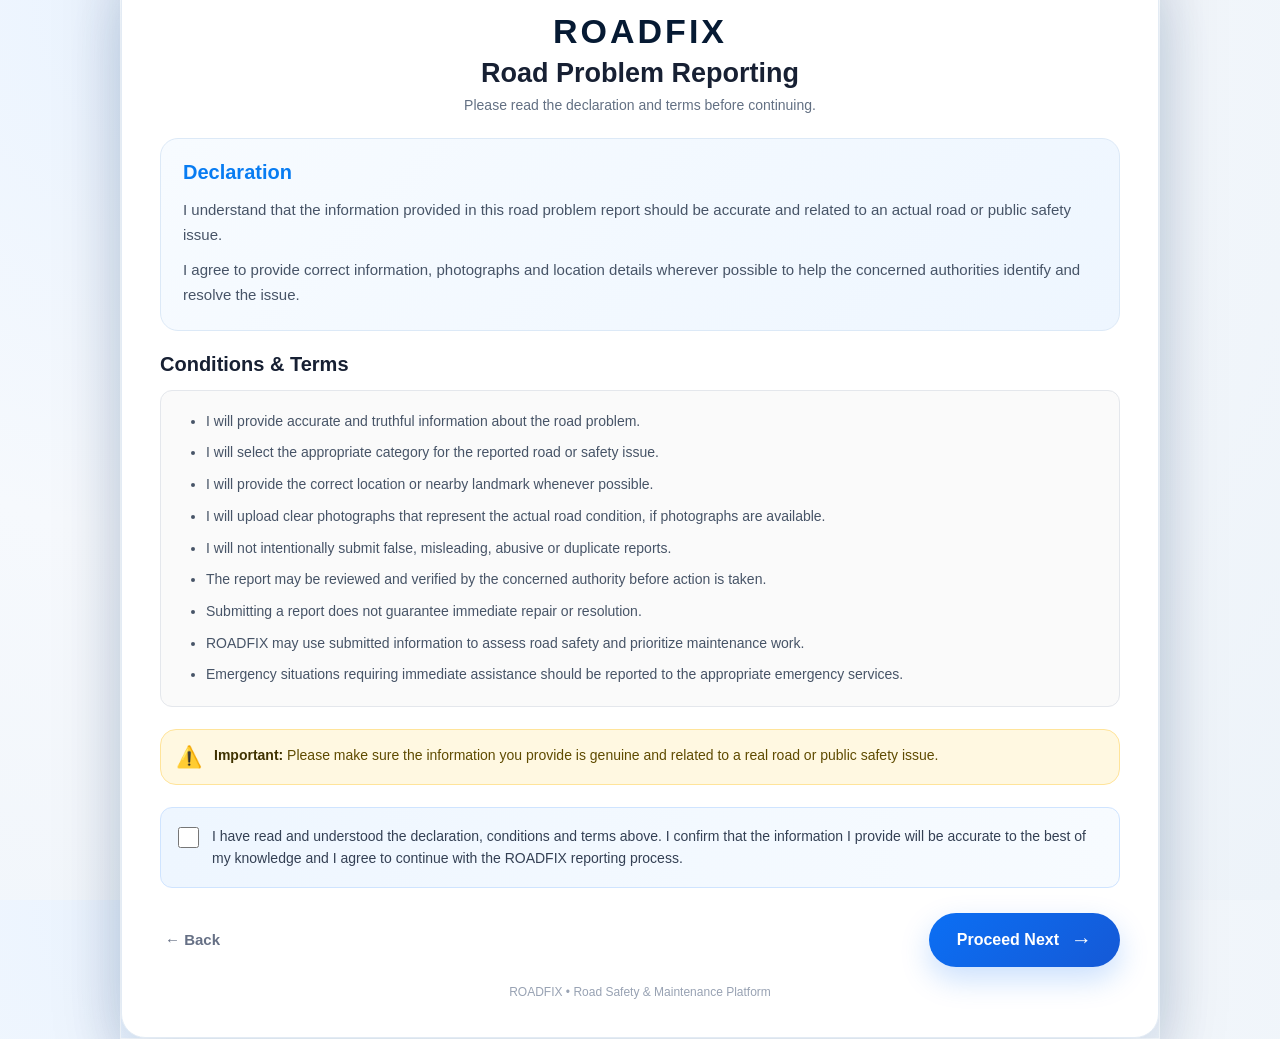
<file: frontend/declaration.html>
<!DOCTYPE html>
<html lang="en">

<head>

    <meta charset="UTF-8">

    <meta name="viewport"
        content="width=device-width, initial-scale=1.0">

    <title>ROADFIX - Declaration</title>


    <style>

        * {
            margin: 0;
            padding: 0;
            box-sizing: border-box;
        }


        html,
        body {

            width: 100%;
            height: 100%;

            font-family:
                Arial,
                Helvetica,
                sans-serif;
        }


        body {

            width: 100%;
            min-height: 100vh;

            color: #172033;

            display: flex;

            justify-content: center;

            align-items: center;

            padding: 25px;

            overflow-y: auto;

            background:

                linear-gradient(
                    135deg,
                    #e8f3ff 0%,
                    #ffffff 50%,
                    #eef7ff 100%
                );
        }


        /* =========================
           MAIN CONTAINER
        ========================= */

        .page-container {

            width: 100%;

            max-width: 1000px;
        }


        /* =========================
           TOP PAGE HEADING
        ========================= */

        .top-heading {

            text-align: center;

            margin-bottom: 25px;
        }


        .top-heading h1 {

            font-size: 34px;

            color: #087cf2;

            font-weight: 800;

            margin-bottom: 8px;
        }


        .top-heading p {

            font-size: 15px;

            color: #667085;

            line-height: 1.5;
        }


        .top-line {

            width: 80px;

            height: 4px;

            background: #ffc400;

            border-radius: 10px;

            margin: 12px auto 0;
        }


        /* =========================
           MAIN CARD
        ========================= */

        .declaration-card {

            width: 100%;

            background: #ffffff;

            border-radius: 22px;

            padding: 38px 45px;

            box-shadow:

                0 20px 60px
                rgba(0, 60, 120, 0.18);

            border-top:
                5px solid #087cf2;
        }


        /* =========================
           HEADER
        ========================= */

        .header {

            text-align: center;

            margin-bottom: 25px;
        }


        .logo {

            font-size: 34px;

            font-weight: 800;

            color: #087cf2;

            letter-spacing: 1px;

            margin-bottom: 7px;
        }


        .header h2 {

            font-size: 27px;

            color: #172033;

            margin-bottom: 8px;
        }


        .header p {

            color: #667085;

            font-size: 14px;
        }


        /* =========================
           DECLARATION
        ========================= */

        .declaration-box {

            background: #f3f8ff;

            border-left:
                5px solid #087cf2;

            padding: 22px;

            border-radius: 12px;

            margin-bottom: 22px;
        }


        .declaration-box h3 {

            font-size: 20px;

            margin-bottom: 13px;

            color: #087cf2;
        }


        .declaration-box p {

            font-size: 15px;

            line-height: 1.7;

            color: #475467;

            margin-bottom: 9px;
        }


        .declaration-box p:last-child {

            margin-bottom: 0;
        }


        /* =========================
           TERMS
        ========================= */

        .terms-title {

            font-size: 20px;

            margin-bottom: 14px;

            color: #172033;
        }


        .terms-list {

            background: #fafafa;

            border: 1px solid #e4e7ec;

            border-radius: 12px;

            padding: 20px 25px;

            margin-bottom: 22px;
        }


        .terms-list ul {

            padding-left: 20px;
        }


        .terms-list li {

            font-size: 14px;

            line-height: 1.55;

            color: #475467;

            margin-bottom: 10px;
        }


        .terms-list li:last-child {

            margin-bottom: 0;
        }


        /* =========================
           IMPORTANT NOTICE
        ========================= */

        .notice {

            display: flex;

            gap: 12px;

            align-items: flex-start;

            background: #fff8e1;

            border: 1px solid #ffe082;

            border-radius: 11px;

            padding: 15px;

            margin-bottom: 22px;
        }


        .notice-icon {

            font-size: 21px;

            flex-shrink: 0;
        }


        .notice-text {

            font-size: 14px;

            line-height: 1.55;

            color: #5f4b00;
        }


        .notice-text strong {

            color: #3f3200;
        }


        /* =========================
           AGREEMENT
        ========================= */

        .agreement {

            display: flex;

            align-items: flex-start;

            gap: 13px;

            background:

                linear-gradient(
                    90deg,
                    #eef6ff,
                    #f7fbff
                );

            padding: 17px;

            border-radius: 12px;

            border: 1px solid #cfe4ff;
        }


        .agreement input {

            width: 21px;

            height: 21px;

            margin-top: 2px;

            cursor: pointer;

            accent-color: #087cf2;

            flex-shrink: 0;
        }


        .agreement label {

            font-size: 14px;

            line-height: 1.6;

            cursor: pointer;

            color: #344054;
        }


        /* =========================
           BUTTONS
        ========================= */

        .button-area {

            margin-top: 25px;

            display: flex;

            justify-content: space-between;

            align-items: center;
        }


        .back-button {

            border: none;

            background: transparent;

            color: #667085;

            font-size: 15px;

            font-weight: 600;

            cursor: pointer;

            padding: 12px 5px;
        }


        .back-button:hover {

            color: #087cf2;
        }


        .proceed-button {

            border: none;

            padding: 15px 28px;

            border-radius: 32px;

            background:

                linear-gradient(
                    90deg,
                    #087cf2,
                    #0968d4
                );

            color: white;

            font-size: 16px;

            font-weight: 700;

            cursor: pointer;

            display: flex;

            align-items: center;

            gap: 12px;

            box-shadow:

                0 8px 22px
                rgba(8, 124, 242, 0.30);

            transition: 0.3s;
        }


        .proceed-button:hover:not(:disabled) {

            transform: translateY(-3px);

            box-shadow:

                0 12px 28px
                rgba(8, 124, 242, 0.42);
        }


        .proceed-button:disabled {

            background: #b8c2cc;

            cursor: not-allowed;

            box-shadow: none;

            transform: none;
        }


        .arrow {

            font-size: 21px;
        }


        /* =========================
           FOOTER
        ========================= */

        .footer-text {

            text-align: center;

            margin-top: 18px;

            font-size: 12px;

            color: #98a2b3;
        }


        /* =========================
           MOBILE
        ========================= */

        @media (max-width: 600px) {

            body {

                padding: 18px 12px;

                align-items: flex-start;
            }


            .top-heading {

                margin-top: 10px;

                margin-bottom: 20px;
            }


            .top-heading h1 {

                font-size: 26px;
            }


            .top-heading p {

                font-size: 13px;
            }


            .declaration-card {

                padding: 27px 20px;

                border-radius: 16px;
            }


            .logo {

                font-size: 29px;
            }


            .header h2 {

                font-size: 23px;
            }


            .terms-list {

                padding: 17px;
            }


            .terms-list li {

                font-size: 13px;
            }


            .button-area {

                flex-direction: column-reverse;

                gap: 10px;

                align-items: stretch;
            }


            .proceed-button {

                width: 100%;

                justify-content: center;
            }


            .back-button {

                text-align: center;
            }

        }

    </style>

<link rel="stylesheet" href="css/roadfix-modern.css">
</head>


<body>


    <div class="page-container">


        <!-- =========================
             TOP HEADING
        ========================= -->

        <div class="top-heading">

            <h1>
                Before You Report a Road Problem
            </h1>

            <p>
                Please review the declaration and reporting
                guidelines before submitting an issue.
            </p>

            <div class="top-line"></div>

        </div>


        <!-- =========================
             MAIN CARD
        ========================= -->

        <div class="declaration-card">


            <!-- HEADER -->

            <div class="header">

                <div class="logo">
                    ROADFIX
                </div>

                <h2>
                    Road Problem Reporting
                </h2>

                <p>
                    Please read the declaration and terms
                    before continuing.
                </p>

            </div>


            <!-- DECLARATION -->

            <div class="declaration-box">

                <h3>
                    Declaration
                </h3>

                <p>
                    I understand that the information provided
                    in this road problem report should be accurate
                    and related to an actual road or public
                    safety issue.
                </p>

                <p>
                    I agree to provide correct information,
                    photographs and location details wherever
                    possible to help the concerned authorities
                    identify and resolve the issue.
                </p>

            </div>


            <!-- TERMS -->

            <h3 class="terms-title">

                Conditions &amp; Terms

            </h3>


            <div class="terms-list">

                <ul>

                    <li>
                        I will provide accurate and truthful
                        information about the road problem.
                    </li>

                    <li>
                        I will select the appropriate category
                        for the reported road or safety issue.
                    </li>

                    <li>
                        I will provide the correct location or
                        nearby landmark whenever possible.
                    </li>

                    <li>
                        I will upload clear photographs that
                        represent the actual road condition,
                        if photographs are available.
                    </li>

                    <li>
                        I will not intentionally submit false,
                        misleading, abusive or duplicate reports.
                    </li>

                    <li>
                        The report may be reviewed and verified
                        by the concerned authority before action
                        is taken.
                    </li>

                    <li>
                        Submitting a report does not guarantee
                        immediate repair or resolution.
                    </li>

                    <li>
                        ROADFIX may use submitted information
                        to assess road safety and prioritize
                        maintenance work.
                    </li>

                    <li>
                        Emergency situations requiring immediate
                        assistance should be reported to the
                        appropriate emergency services.
                    </li>

                </ul>

            </div>


            <!-- NOTICE -->

            <div class="notice">

                <div class="notice-icon">
                    ⚠️
                </div>

                <div class="notice-text">

                    <strong>Important:</strong>

                    Please make sure the information you provide
                    is genuine and related to a real road or
                    public safety issue.

                </div>

            </div>


            <!-- AGREEMENT -->

            <div class="agreement">

                <input
                    type="checkbox"
                    id="agreeCheckbox"
                    onchange="enableProceed()">


                <label for="agreeCheckbox">

                    I have read and understood the declaration,
                    conditions and terms above. I confirm that
                    the information I provide will be accurate
                    to the best of my knowledge and I agree to
                    continue with the ROADFIX reporting process.

                </label>

            </div>


            <!-- BUTTONS -->

            <div class="button-area">


                <button
                    class="back-button"
                    onclick="window.location.href='index.html'">

                    ← Back

                </button>


                <button
                    id="proceedButton"
                    class="proceed-button"
                    disabled
                    onclick="proceedNext()">

                    Proceed Next

                    <span class="arrow">
                        →
                    </span>

                </button>


            </div>


            <div class="footer-text">

                ROADFIX • Road Safety &amp; Maintenance Platform

            </div>


        </div>


    </div>


    <script>

        function enableProceed() {

            const checkbox =
                document.getElementById(
                    "agreeCheckbox"
                );

            const button =
                document.getElementById(
                    "proceedButton"
                );

            button.disabled =
                !checkbox.checked;

        }


        function proceedNext() {

            window.location.href =
                "report.html";

        }

    </script>


</body>

</html>
</file>
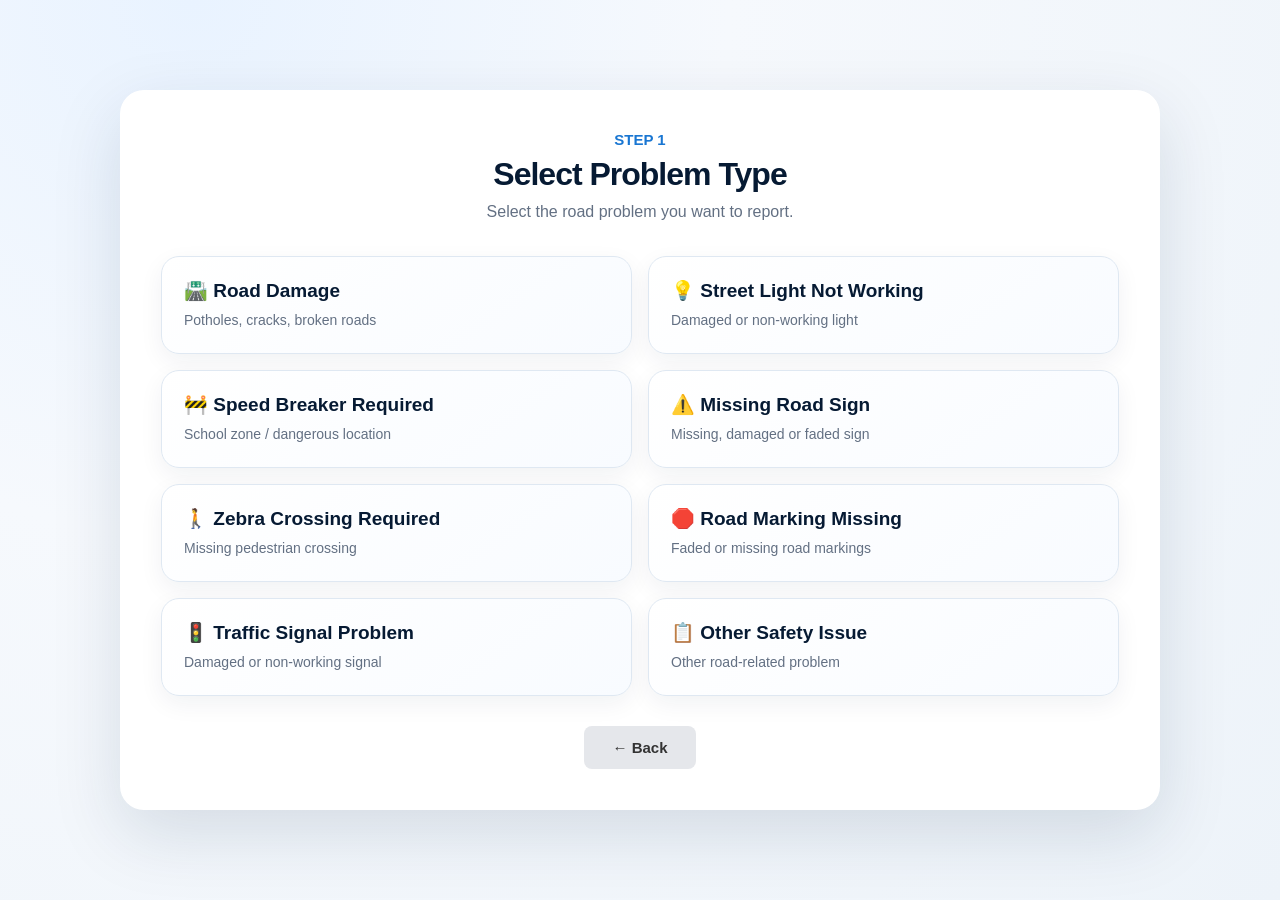
<file: frontend/report.html>
<!DOCTYPE html>
<html lang="en">
<head>
    <meta charset="UTF-8">
    <meta name="viewport" content="width=device-width, initial-scale=1.0">

    <title>ROADFIX - Select Problem</title>

    <style>
        * {
            margin: 0;
            padding: 0;
            box-sizing: border-box;
            font-family: Arial, sans-serif;
        }

        body {
            min-height: 100vh;
            background: linear-gradient(135deg, #eaf4ff, #ffffff);
            display: flex;
            justify-content: center;
            align-items: center;
            padding: 30px;
        }

        .container {
            width: 100%;
            max-width: 900px;
            background: white;
            padding: 40px;
            border-radius: 18px;
            box-shadow: 0 10px 35px rgba(0, 0, 0, 0.12);
        }

        .header {
            text-align: center;
            margin-bottom: 35px;
        }

        .header h1 {
            color: #12395b;
            font-size: 32px;
            margin-bottom: 10px;
        }

        .header p {
            color: #666;
            font-size: 16px;
        }

        .step {
            color: #1976d2;
            font-weight: bold;
            font-size: 15px;
            margin-bottom: 8px;
        }

        .problem-list {
            display: grid;
            grid-template-columns: 1fr 1fr;
            gap: 18px;
        }

        .problem-card {
            border: 2px solid #e1e8ef;
            border-radius: 14px;
            padding: 22px;
            cursor: pointer;
            transition: 0.25s;
            background: #fff;
        }

        .problem-card:hover {
            border-color: #1976d2;
            transform: translateY(-3px);
            box-shadow: 0 7px 18px rgba(25, 118, 210, 0.12);
        }

        .problem-card h2 {
            font-size: 19px;
            color: #183b56;
            margin-bottom: 8px;
        }

        .problem-card p {
            color: #666;
            font-size: 14px;
            line-height: 1.5;
        }

        /* Back Button */
        .back-button {
            display: block;
            margin: 30px auto 0;
            padding: 13px 28px;
            background: #e5e7eb;
            color: #333;
            border: none;
            border-radius: 8px;
            font-size: 15px;
            font-weight: bold;
            cursor: pointer;
            transition: 0.2s;
        }

        .back-button:hover {
            background: #d1d5db;
        }

        @media (max-width: 700px) {

            .problem-list {
                grid-template-columns: 1fr;
            }

            .container {
                padding: 25px;
            }

            .header h1 {
                font-size: 27px;
            }
        }
    </style>
<link rel="stylesheet" href="css/roadfix-modern.css">
</head>

<body>

    <div class="container">

        <div class="header">

            <div class="step">
                STEP 1
            </div>

            <h1>
                Select Problem Type
            </h1>

            <p>
                Select the road problem you want to report.
            </p>

        </div>


        <div class="problem-list">


            <!-- 1. Road Damage -->
            <div
                class="problem-card"
                onclick="openPage('remaining.html', 'Road Damage')"
            >

                <h2>
                    🛣️ Road Damage
                </h2>

                <p>
                    Potholes, cracks, broken roads
                </p>

            </div>


            <!-- 2. Street Light -->
            <div
                class="problem-card"
                onclick="openPage('remaining.html', 'Street Light Not Working')"
            >

                <h2>
                    💡 Street Light Not Working
                </h2>

                <p>
                    Damaged or non-working light
                </p>

            </div>


            <!-- 3. Speed Breaker -->
            <div
                class="problem-card"
                onclick="openPage('remaining.html', 'Speed Breaker Required')"
            >

                <h2>
                    🚧 Speed Breaker Required
                </h2>

                <p>
                    School zone / dangerous location
                </p>

            </div>


            <!-- 4. Missing Road Sign -->
            <div
                class="problem-card"
                onclick="openPage('remaining.html', 'Missing Road Sign')"
            >

                <h2>
                    ⚠️ Missing Road Sign
                </h2>

                <p>
                    Missing, damaged or faded sign
                </p>

            </div>


            <!-- 5. Zebra Crossing -->
            <div
                class="problem-card"
                onclick="openPage('remaining.html', 'Zebra Crossing Required')"
            >

                <h2>
                    🚶 Zebra Crossing Required
                </h2>

                <p>
                    Missing pedestrian crossing
                </p>

            </div>


            <!-- 6. Road Marking -->
            <div
                class="problem-card"
                onclick="openPage('remaining.html', 'Road Marking Missing')"
            >

                <h2>
                    🛑 Road Marking Missing
                </h2>

                <p>
                    Faded or missing road markings
                </p>

            </div>


            <!-- 7. Traffic Signal -->
            <div
                class="problem-card"
                onclick="openPage('remaining.html', 'Traffic Signal Problem')"
            >

                <h2>
                    🚦 Traffic Signal Problem
                </h2>

                <p>
                    Damaged or non-working signal
                </p>

            </div>


            <!-- 8. Other -->
            <div
                class="problem-card"
                onclick="openPage('remaining.html', 'Other Safety Issue')"
            >

                <h2>
                    📋 Other Safety Issue
                </h2>

                <p>
                    Other road-related problem
                </p>

            </div>

        </div>


        <!-- Back Button -->
        <button class="back-button" onclick="goBack()">
            ← Back
        </button>

    </div>


    <script>

        // Save selected problem and open next page
        function openPage(page, problem) {

            localStorage.setItem(
                "selectedProblem",
                problem
            );

            window.location.href = page;
        }


        // Go back to declaration page
        function goBack() {

            window.location.href = "declaration.html";

        }

    </script>

</body>
</html>
</file>
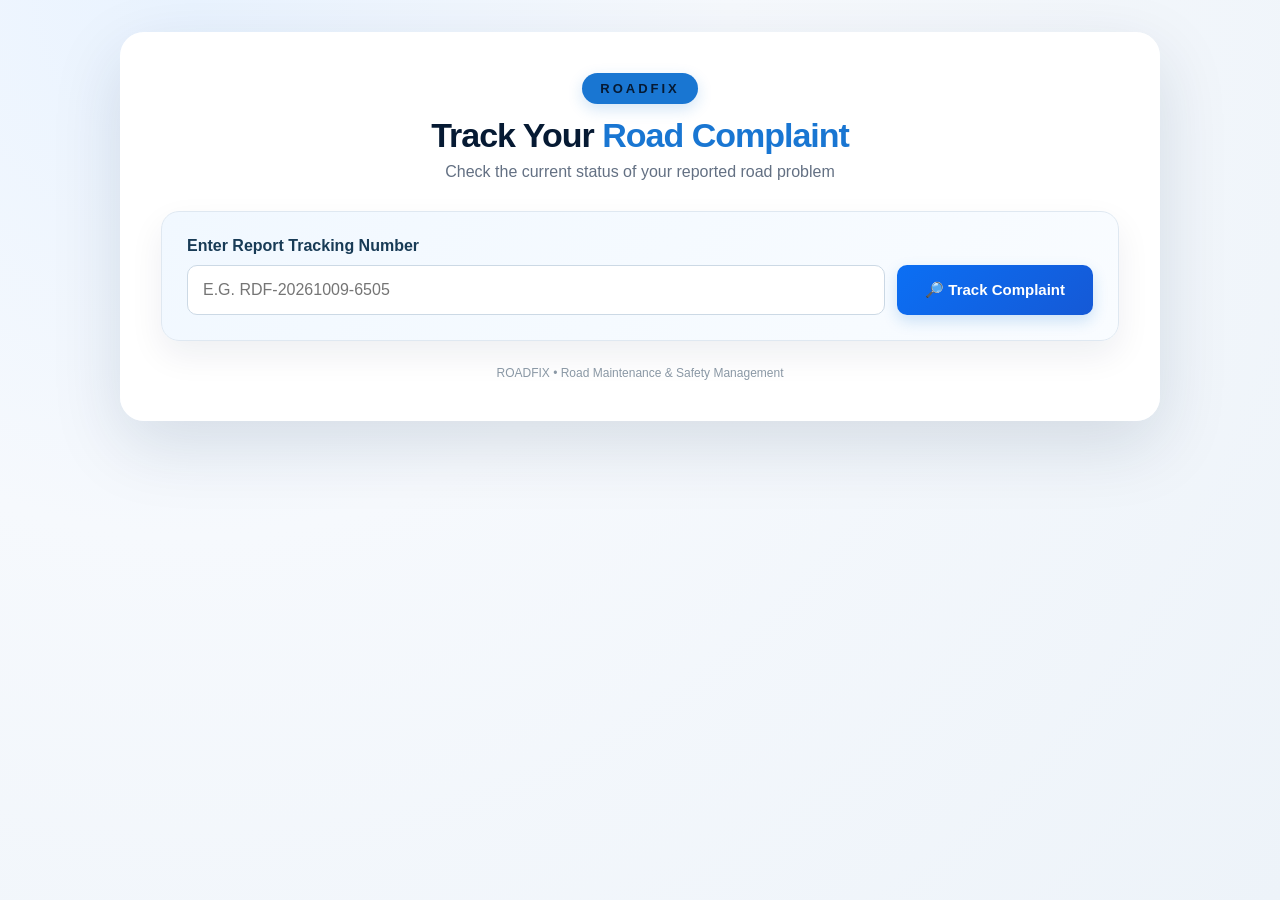
<file: frontend/track.html>
<!DOCTYPE html>
<html lang="en">
<head>
    <meta charset="UTF-8">
    <meta name="viewport" content="width=device-width, initial-scale=1.0">
    <title>ROADFIX - Track Complaint</title>
    <style>
        * { margin: 0; padding: 0; box-sizing: border-box; font-family: Arial, sans-serif; }
        body { min-height: 100vh; background: linear-gradient(135deg,#dceeff 0%,#f7fbff 45%,#fff 100%); padding: 30px 20px; color: #222; }
        .container { width: 100%; max-width: 900px; margin: auto; background: rgba(255,255,255,.96); padding: 40px; border-radius: 24px; box-shadow: 0 15px 45px rgba(0,52,100,.14); border: 1px solid #e3edf6; }
        .header { text-align: center; margin-bottom: 30px; }
        .logo { display: inline-block; background: #1976d2; color: #fff; padding: 8px 18px; border-radius: 30px; font-size: 13px; font-weight: bold; letter-spacing: 1.5px; margin-bottom: 12px; box-shadow: 0 5px 15px rgba(25,118,210,.2); }
        .header h1 { color: #12395b; font-size: 34px; margin-bottom: 8px; }
        .header h1 span { color: #1976d2; }
        .header p { color: #667788; font-size: 16px; }
        .search-box { background: linear-gradient(135deg,#f1f8ff,#f9fcff); border: 1px solid #d9e8f5; border-radius: 16px; padding: 25px; margin-bottom: 25px; }
        .search-box label { display: block; color: #183b56; font-weight: bold; margin-bottom: 10px; }
        .search-row { display: flex; gap: 12px; }
        .search-row input { flex: 1; min-width: 0; padding: 15px; border: 1px solid #ccd9e5; border-radius: 10px; font-size: 16px; outline: none; text-transform: uppercase; background: white; }
        .search-row input:focus { border-color: #1976d2; box-shadow: 0 0 0 4px rgba(25,118,210,.1); }
        .search-button { background: linear-gradient(135deg,#1976d2,#125da8); color: white; border: none; border-radius: 10px; padding: 14px 28px; font-size: 15px; font-weight: bold; cursor: pointer; transition: .25s; box-shadow: 0 6px 15px rgba(25,118,210,.2); }
        .search-button:hover { transform: translateY(-2px); }
        .search-button:disabled { opacity: .65; cursor: wait; transform: none; }
        .message { display: none; padding: 15px; border-radius: 10px; margin-bottom: 20px; text-align: center; font-weight: bold; overflow-wrap: anywhere; }
        .message.error { display: block; background: #fff0f0; color: #c62828; border: 1px solid #ffcaca; }
        .message.success { display: block; background: #edf9f0; color: #18733a; border: 1px solid #c5e8ce; }
        .report { display: none; animation: fadeIn .4s ease; }
        @keyframes fadeIn { from { opacity: 0; transform: translateY(10px); } to { opacity: 1; transform: translateY(0); } }
        .tracking-number { background: linear-gradient(135deg,#1976d2,#0d5da8); color: white; padding: 25px; border-radius: 17px; text-align: center; margin-bottom: 25px; box-shadow: 0 10px 25px rgba(25,118,210,.2); }
        .tracking-number small { display: block; font-size: 12px; letter-spacing: 1.5px; margin-bottom: 8px; opacity: .9; }
        .tracking-number h2 { font-size: 28px; letter-spacing: 1px; overflow-wrap: anywhere; }
        .details,.status-section { background: white; border: 1px solid #e1e8ef; border-radius: 16px; padding: 24px; margin-bottom: 25px; box-shadow: 0 5px 18px rgba(0,0,0,.04); }
        .details h2,.status-section h2 { color: #183b56; font-size: 21px; margin-bottom: 15px; padding-bottom: 12px; border-bottom: 2px solid #edf3f8; }
        .detail-row { display: flex; justify-content: space-between; align-items: center; gap: 20px; padding: 14px 0; border-bottom: 1px solid #edf0f2; }
        .detail-row:last-child { border-bottom: none; }
        .label { color: #687887; font-weight: bold; }
        .value { color: #222; text-align: right; font-weight: 500; overflow-wrap: anywhere; }
        #currentStatus { background: #e8f5e9; color: #16803b; padding: 6px 12px; border-radius: 20px; font-size: 13px; font-weight: bold; }
        .status-section h2 { margin-bottom: 28px; }
        .timeline { position: relative; padding-left: 42px; }
        .timeline::before { content: ""; position: absolute; left: 10px; top: 10px; bottom: 10px; width: 3px; background: #dce6ef; border-radius: 5px; }
        .status-item { position: relative; margin-bottom: 28px; padding: 2px 0; }
        .status-item:last-child { margin-bottom: 0; }
        .status-dot { position: absolute; left: -42px; top: 0; width: 23px; height: 23px; border-radius: 50%; background: #dce6ef; border: 5px solid white; box-shadow: 0 0 0 1px #cbd8e3; }
        .status-item.completed .status-dot { background: #20a05a; box-shadow: 0 0 0 1px #20a05a,0 3px 8px rgba(32,160,90,.25); }
        .status-item.current .status-dot { background: #1976d2; box-shadow: 0 0 0 4px rgba(25,118,210,.14); }
        .status-item h3 { color: #444; font-size: 16px; margin-bottom: 6px; }
        .status-item p { color: #7a8792; font-size: 13px; line-height: 1.5; }
        .status-item.completed h3 { color: #20a05a; }
        .status-item.current h3 { color: #1976d2; }
        .buttons { display: flex; justify-content: center; gap: 12px; flex-wrap: wrap; margin-top: 5px; }
        .button { border: none; padding: 14px 25px; border-radius: 10px; font-size: 15px; font-weight: bold; cursor: pointer; transition: .25s; }
        .home-button { background: #e8f1f8; color: #12395b; border: 1px solid #d3e2ee; }
        .back-button { background: #f0f1f3; color: #333; border: 1px solid #e0e2e5; }
        .new-button { background: linear-gradient(135deg,#1976d2,#125da8); color: white; box-shadow: 0 6px 15px rgba(25,118,210,.18); }
        .button:hover { transform: translateY(-2px); }
        .footer { text-align: center; margin-top: 25px; color: #8a98a5; font-size: 12px; }
        @media (max-width:650px) {
            body { padding: 15px; } .container { padding: 25px 18px; border-radius: 18px; }
            .header h1 { font-size: 28px; } .search-row { flex-direction: column; }
            .search-button { width: 100%; } .detail-row { flex-direction: column; align-items: flex-start; gap: 6px; }
            .value { text-align: left; } #currentStatus { display: inline-block; }
            .tracking-number h2 { font-size: 21px; } .status-section { padding: 20px; }
            .buttons { flex-direction: column; } .button { width: 100%; }
        }
    </style>
    <link rel="stylesheet" href="css/roadfix-modern.css">
</head>
<body>
<div class="container">
    <div class="header">
        <div class="logo">ROADFIX</div>
        <h1>Track Your <span>Road Complaint</span></h1>
        <p>Check the current status of your reported road problem</p>
    </div>

    <div class="search-box">
        <label for="trackingInput">Enter Report Tracking Number</label>
        <div class="search-row">
            <input type="text" id="trackingInput" placeholder="e.g. RDF-20261009-6505" autocomplete="off" aria-label="Report tracking number">
            <button id="trackButton" class="search-button" type="button" onclick="trackComplaint()">🔎 Track Complaint</button>
        </div>
    </div>

    <div id="message" class="message" role="status" aria-live="polite"></div>

    <div id="report" class="report">
        <div class="tracking-number">
            <small>REPORT TRACKING NUMBER</small>
            <h2 id="displayTrackingNumber">-</h2>
        </div>

        <div class="details">
            <h2>📋 Complaint Details</h2>
            <div class="detail-row"><span class="label">Problem</span><span class="value" id="problem">-</span></div>
            <div class="detail-row"><span class="label">Reporter</span><span class="value" id="reporterName">-</span></div>
            <div class="detail-row"><span class="label">Submitted On</span><span class="value" id="submittedAt">-</span></div>
            <div class="detail-row"><span class="label">Current Status</span><span class="value" id="currentStatus">-</span></div>
            <div class="detail-row"><span class="label">Priority</span><span class="value" id="priority">-</span></div>
            <div class="detail-row"><span class="label">Description</span><span class="value" id="description">-</span></div>
        </div>

        <div class="status-section">
            <h2>🚦 Complaint Status</h2>
            <div class="timeline">
                <div class="status-item" id="statusSubmitted"><div class="status-dot"></div><h3>Report Submitted</h3><p>Your road problem has been successfully registered.</p></div>
                <div class="status-item" id="statusVerified"><div class="status-dot"></div><h3>Authority Verification</h3><p>The reported problem will be reviewed by the concerned authority.</p></div>
                <div class="status-item" id="statusAssigned"><div class="status-dot"></div><h3>Contractor Assigned</h3><p>A contractor will be assigned for the required work.</p></div>
                <div class="status-item" id="statusWork"><div class="status-dot"></div><h3>Work In Progress</h3><p>Road repair or safety work is currently in progress.</p></div>
                <div class="status-item" id="statusCompleted"><div class="status-dot"></div><h3>Completed</h3><p>The reported problem has been resolved and verified.</p></div>
            </div>
        </div>

        <div class="buttons">
            <button class="button home-button" type="button" onclick="goHome()">🏠 Home</button>
            <button class="button new-button" type="button" onclick="newSearch()">🔎 Track Another Report</button>
            <button class="button back-button" type="button" onclick="goBack()">← Back</button>
        </div>
    </div>
    <div class="footer">ROADFIX • Road Maintenance &amp; Safety Management</div>
</div>

<script>
const API_BASE = "http://127.0.0.1:8000";

function showMessage(text, type = "error") {
    const message = document.getElementById("message");
    message.className = "message " + type;
    message.textContent = text;
}

async function trackComplaint() {
    const inputElement = document.getElementById("trackingInput");
    // Normalize spaces and casing; don't reject IDs using a brittle client-side pattern.
    const trackingId = inputElement.value.trim().toUpperCase().replace(/\s+/g, "");
    const message = document.getElementById("message");
    const reportPanel = document.getElementById("report");
    const button = document.getElementById("trackButton");

    message.className = "message";
    message.textContent = "";

    if (!trackingId) {
        reportPanel.style.display = "none";
        showMessage("Please enter your Report Tracking Number.");
        inputElement.focus();
        return;
    }

    button.disabled = true;
    button.textContent = "Searching…";

    try {
        const response = await fetch(
            `${API_BASE}/api/complaints/${encodeURIComponent(trackingId)}`,
            { headers: { "Accept": "application/json" } }
        );

        const responseText = await response.text();
        let data = null;
        try {
            data = responseText ? JSON.parse(responseText) : null;
        } catch {
            data = null;
        }

        if (!response.ok) {
            reportPanel.style.display = "none";
            if (response.status === 404) {
                showMessage(`No complaint was found for "${trackingId}". Check the ID and try again.`);
            } else {
                const detail = data && data.detail ? String(data.detail) : `HTTP ${response.status}`;
                showMessage(`The server could not retrieve this complaint (${detail}).`);
            }
            console.error("ROADFIX tracking API error:", response.status, data || responseText);
            return;
        }

        if (!data || !data.tracking_id) {
            reportPanel.style.display = "none";
            showMessage("The server responded, but the complaint data was incomplete. Check the backend response.");
            console.error("Unexpected tracking response:", responseText);
            return;
        }

        document.getElementById("displayTrackingNumber").textContent = data.tracking_id;
        document.getElementById("problem").textContent = data.problem_type || "-";
        document.getElementById("reporterName").textContent = data.name || "-";
        document.getElementById("submittedAt").textContent = data.created_at
            ? new Date(data.created_at).toLocaleString()
            : "-";
        document.getElementById("currentStatus").textContent = data.status || "Submitted";
        document.getElementById("priority").textContent = data.priority || "-";
        document.getElementById("description").textContent = data.description || "-";

        updateStatusTimeline(data.status || "Submitted");
        reportPanel.style.display = "block";
        message.className = "message";
        message.textContent = "";

        const localReport = {
            trackingNumber: data.tracking_id,
            problem: data.problem_type,
            reporterName: data.name,
            phoneNumber: data.phone,
            problemDescription: data.description,
            latitude: data.latitude,
            longitude: data.longitude,
            priority: data.priority,
            status: data.status,
            submittedAt: data.created_at ? new Date(data.created_at).toLocaleString() : "-"
        };
        localStorage.setItem("roadfixReport", JSON.stringify(localReport));
    } catch (error) {
        console.error("ROADFIX tracking error:", error);
        reportPanel.style.display = "none";
        showMessage("Unable to connect to the ROADFIX server. Make sure the backend is running and try again.");
    } finally {
        button.disabled = false;
        button.textContent = "🔎 Track Complaint";
    }
}

function updateStatusTimeline(status) {
    const items = {
        submitted: document.getElementById("statusSubmitted"),
        verified: document.getElementById("statusVerified"),
        assigned: document.getElementById("statusAssigned"),
        work: document.getElementById("statusWork"),
        completed: document.getElementById("statusCompleted")
    };
    Object.values(items).forEach(item => item.classList.remove("completed", "current"));

    const current = String(status || "Submitted").trim().toLowerCase().replace(/[_-]+/g, " ");
    const stages = ["submitted", "verified", "assigned", "in progress", "completed"];
    let currentIndex;

    if (current === "work in progress") currentIndex = 3;
    else currentIndex = stages.indexOf(current);

    // Treat other known non-terminal states as submitted until their stage is mapped.
    if (currentIndex < 0) currentIndex = 0;

    const orderedItems = [items.submitted, items.verified, items.assigned, items.work, items.completed];
    orderedItems.forEach((item, index) => {
        if (index < currentIndex) item.classList.add("completed");
        else if (index === currentIndex) item.classList.add("current");
    });
    if (currentIndex === 4) orderedItems.forEach(item => item.classList.add("completed"));
}

document.getElementById("trackingInput").addEventListener("keydown", event => {
    if (event.key === "Enter") trackComplaint();
});

function newSearch() {
    document.getElementById("trackingInput").value = "";
    document.getElementById("report").style.display = "none";
    const message = document.getElementById("message");
    message.className = "message";
    message.textContent = "";
    document.getElementById("trackingInput").focus();
    window.scrollTo({ top: 0, behavior: "smooth" });
}
function goBack() { window.location.href = "index.html"; }
function goHome() { window.location.href = "index.html"; }

// Support an optional tracking ID in the URL, e.g. track.html?id=RDF-20261009-6505
const initialTrackingId = new URLSearchParams(window.location.search).get("id");
if (initialTrackingId) {
    document.getElementById("trackingInput").value = initialTrackingId;
    trackComplaint();
}
</script>
</body>
</html>
</file>
<file: frontend/css/roadfix-modern.css>
/* ROADFIX Modern Design System - additive overrides */
:root{--rf-navy:#061a33;--rf-blue:#0b6ff4;--rf-blue2:#1559d6;--rf-yellow:#ffc400;--rf-text:#0b1f35;--rf-muted:#637083;--rf-line:#dfe7f1;--rf-bg:#f4f8fc;--rf-card:rgba(255,255,255,.94);--rf-shadow:0 24px 70px rgba(8,35,70,.13)}
*{scrollbar-width:thin;scrollbar-color:#b9c9dc transparent}
button,input,textarea{font:inherit}
button:focus-visible,input:focus-visible,textarea:focus-visible{outline:3px solid rgba(11,111,244,.22);outline-offset:2px}

/* Shared app pages */
body{background:radial-gradient(circle at 15% 0%,#e9f3ff 0,#f6f9fd 38%,#edf3f9 100%)!important;color:var(--rf-text)}
body:not(:has(.roadfix-page)){padding:32px!important}
.container,.page-container{border:1px solid rgba(255,255,255,.8)!important;box-shadow:var(--rf-shadow)!important;backdrop-filter:blur(14px)}
.header h1,.top-heading h1{letter-spacing:-1px!important;color:var(--rf-navy)!important}
.header p,.top-heading p{color:var(--rf-muted)!important}
.logo{font-weight:900!important;letter-spacing:3px!important;color:var(--rf-navy)!important}
.logo span,.yellow{color:var(--rf-yellow)!important}

/* Declaration */
.page-container{max-width:1040px!important}
.declaration-card{border:1px solid #e3ebf4!important;border-radius:24px!important;padding:38px!important}
.declaration-box{background:linear-gradient(135deg,#f7fbff,#eef6ff)!important;border:1px solid #dce9f7!important;border-radius:18px!important}
.notice{border:1px solid #ffe49a!important;border-radius:16px!important}
.proceed-button,.submit-btn,.location-button{background:linear-gradient(135deg,var(--rf-blue),var(--rf-blue2))!important;box-shadow:0 12px 30px rgba(11,111,244,.22)!important}
.proceed-button:hover:not(:disabled),.submit-btn:hover,.location-button:hover{transform:translateY(-2px);filter:brightness(1.04)}

/* Problem selection */
.problem-list{gap:16px!important}
.problem-card{position:relative!important;overflow:hidden!important;border:1px solid #dfe8f2!important;border-radius:18px!important;background:linear-gradient(145deg,#fff,#f8fbff)!important;box-shadow:0 8px 24px rgba(8,35,70,.06)!important;transition:.25s ease!important}
.problem-card::before{content:"";position:absolute;left:0;top:0;bottom:0;width:4px;background:linear-gradient(#0b6ff4,#ffc400);opacity:0;transition:.25s ease}
.problem-card:hover{transform:translateY(-5px)!important;border-color:#b9d3f4!important;box-shadow:0 18px 36px rgba(8,35,70,.12)!important}
.problem-card:hover::before{opacity:1}
.problem-card h2{color:var(--rf-navy)!important}
.problem-card p{color:var(--rf-muted)!important}

/* Reporting form */
.container{max-width:1040px!important;border-radius:24px!important}
.selected-problem{background:linear-gradient(135deg,#0b6ff4,#123e9d)!important;border-radius:18px!important;box-shadow:0 15px 35px rgba(11,111,244,.2)!important}
.section{background:rgba(255,255,255,.76)!important;border-color:#e1e9f2!important;border-radius:18px!important}
.section h2{display:flex;align-items:center;gap:10px;color:var(--rf-navy)!important}
.section h2::before{content:"";width:7px;height:24px;border-radius:8px;background:var(--rf-yellow);display:inline-block}
.form-group input,.form-group textarea,.upload-box input{border:1px solid #d6e0eb!important;background:#f8fafc!important;border-radius:11px!important}
.form-group input:focus,.form-group textarea:focus{border-color:var(--rf-blue)!important;background:#fff!important}
.note{color:var(--rf-muted)!important;font-size:13px!important;margin-top:7px}
.map{box-shadow:0 8px 24px rgba(8,35,70,.08);border:1px solid #dbe5ef!important}
.btn{border-radius:11px!important;padding:14px 22px!important}

/* Confirmation */
.success-icon{box-shadow:0 14px 35px rgba(18,181,102,.18)!important}
.tracking-box{background:linear-gradient(135deg,#071d38,#0b3564)!important;border:1px solid rgba(255,255,255,.1)!important;box-shadow:0 18px 40px rgba(5,25,50,.18)!important;border-radius:20px!important}
.tracking-number-row{background:rgba(255,255,255,.09)!important;border:1px solid rgba(255,255,255,.12)!important;border-radius:14px!important}
.info-card{border:1px solid #dfe8f1!important;border-radius:18px!important;box-shadow:0 10px 28px rgba(8,35,70,.06)!important}
.button{border-radius:11px!important}

/* Tracking */
.search-box{border:1px solid #dfe8f1!important;border-radius:18px!important;box-shadow:0 14px 34px rgba(8,35,70,.07)!important}
.search-button{background:linear-gradient(135deg,var(--rf-blue),var(--rf-blue2))!important}
.tracking-number{background:linear-gradient(135deg,#071d38,#0b3564)!important;border-radius:18px!important}
.report,.details,.status-section{border:1px solid #dfe8f1!important;border-radius:18px!important;box-shadow:0 10px 28px rgba(8,35,70,.06)!important}
.status-dot{box-shadow:0 0 0 5px rgba(11,111,244,.08)}

/* Landing page polish */
.roadfix-page{background-color:#001d3d!important}
.report-button,.track-button{border:1px solid rgba(255,255,255,.14)!important;backdrop-filter:blur(10px)}
@media(max-width:700px){body:not(:has(.roadfix-page)){padding:14px!important}.declaration-card{padding:24px!important}.container{padding:24px!important}.section{padding:20px!important}}

/* ROADFIX homepage background */
body {
    background-image:
        linear-gradient(
            rgba(7, 25, 48, 0.45),
            rgba(7, 25, 48, 0.45)
        ),
        url("../images/roadfix-background.png");

    background-size: cover;
    background-position: center;
    background-repeat: no-repeat;
    background-attachment: fixed;
}
</file>
